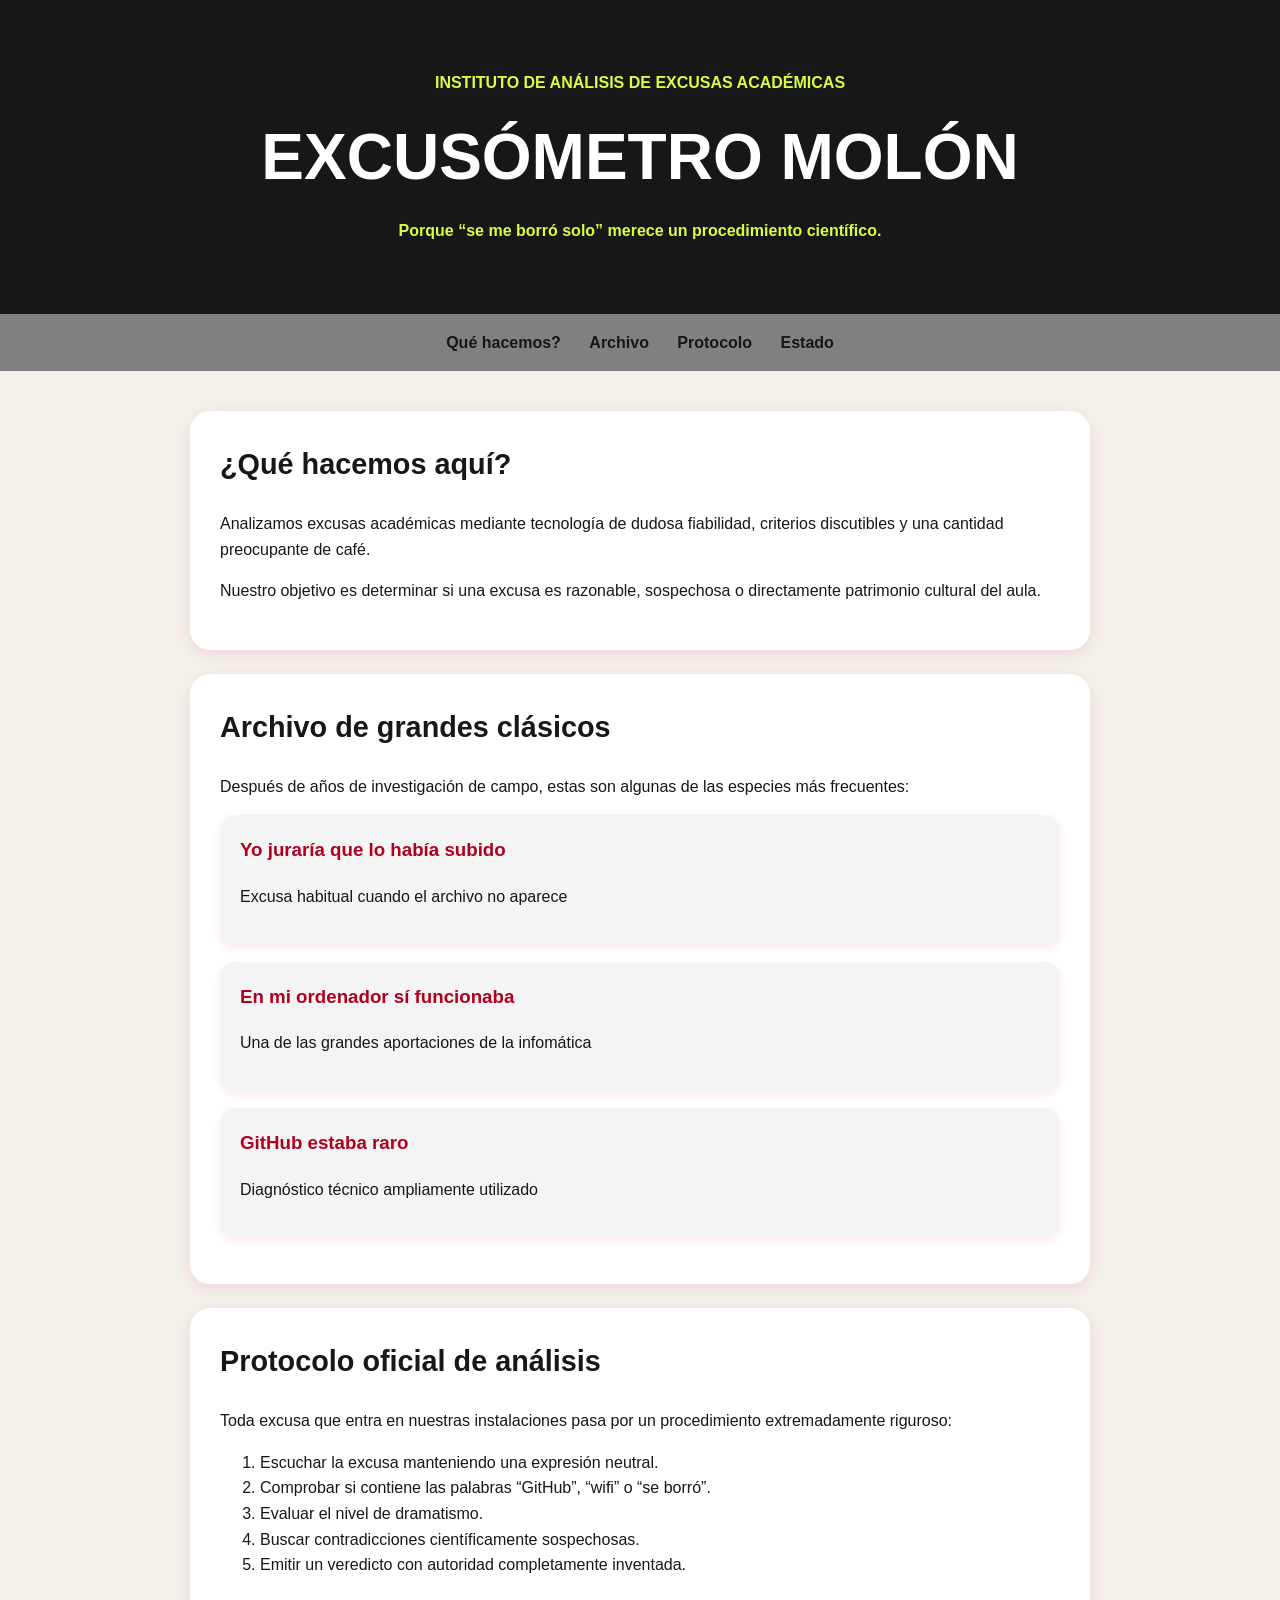
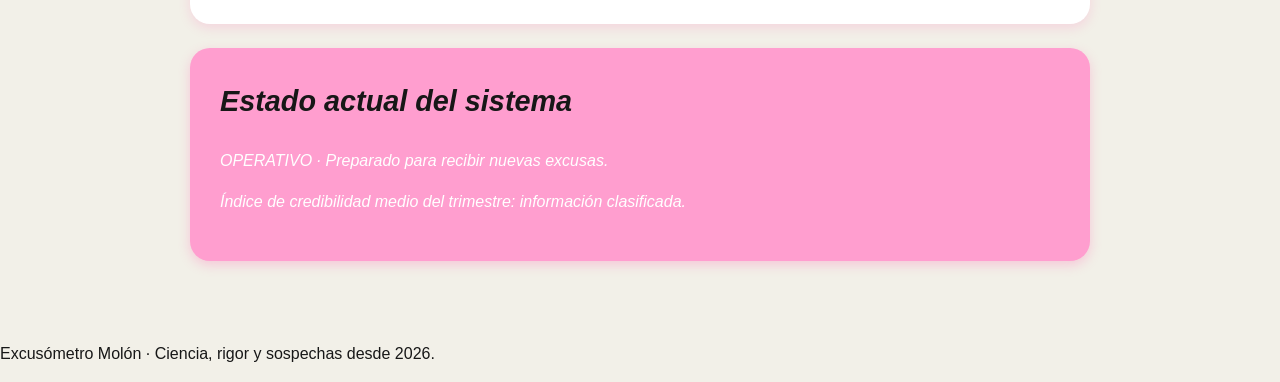
<file: index.html>
<!DOCTYPE html>
<html lang="es">

<head>
    <meta charset="UTF-8">
    <meta name="viewport" content="width=device-width, initial-scale=1.0">
    <meta name="description" content="Sistema experimental para analizar excusas académicas de dudosa credibilidad">
    <meta name="keywords" content="excusas, estudiantes, detector, excusómetro">
    <title>Excusómetro Molón</title>
    <link rel="stylesheet" href="estil.css">
</head>

<body>

    <header>
        <p>INSTITUTO DE ANÁLISIS DE EXCUSAS ACADÉMICAS</p>
        <h1>EXCUSÓMETRO MOLÓN</h1>
        <p>Porque “se me borró solo” merece un procedimiento científico.</p>
    </header>

    <nav>
        <a href="#que-hacemos">Qué hacemos?</a>
        <a href="#archivo">Archivo</a>
        <a href="#protocolo">Protocolo</a>
        <a href="#estado">Estado</a>
    </nav>

    <main>

        <section id="que-hacemos">
            <h2>¿Qué hacemos aquí?</h2>

            <p>
                Analizamos excusas académicas mediante tecnología de dudosa fiabilidad,
                criterios discutibles y una cantidad preocupante de café.
            </p>

            <p>
                Nuestro objetivo es determinar si una excusa es razonable, sospechosa
                o directamente patrimonio cultural del aula.
            </p>
        </section>

        <section id="archivo">
            <h2>Archivo de grandes clásicos</h2>

            <p>
                Después de años de investigación de campo, estas son algunas de las
                especies más frecuentes:
            </p>

            <article class="excusa">
                <h3>Yo juraría que lo había subido</h3>
                <p>Excusa habitual cuando el archivo no aparece </p>
            </article>
            <article class="excusa">
                <h3>En mi ordenador sí funcionaba</h3>
                <p>Una de las grandes aportaciones de la infomática</p>
            </article>
            <article class="excusa">
                <h3>GitHub estaba raro</h3>
                <p>Diagnóstico técnico ampliamente utilizado </p>
            </article>

            <!-- <ul>
                <li>“Yo juraría que lo había subido.”</li>
                <li>“En mi ordenador sí funcionaba.”</li>
                <li>“GitHub estaba raro.”</li>
                <li>“Pensaba que era para la semana que viene.”</li>
                <li>“Lo tenía hecho, pero no encuentro el archivo.”</li>
            </ul> -->
        </section>

        <section id="protocolo">
            <h2>Protocolo oficial de análisis</h2>

            <p>
                Toda excusa que entra en nuestras instalaciones pasa por un
                procedimiento extremadamente riguroso:
            </p>

            <ol>
                <li>Escuchar la excusa manteniendo una expresión neutral.</li>
                <li>Comprobar si contiene las palabras “GitHub”, “wifi” o “se borró”.</li>
                <li>Evaluar el nivel de dramatismo.</li>
                <li>Buscar contradicciones científicamente sospechosas.</li>
                <li>Emitir un veredicto con autoridad completamente inventada.</li>
            </ol>
        </section>

        <section id="estado">
            <h2>Estado actual del sistema</h2>

            <p>
                OPERATIVO · Preparado para recibir nuevas excusas.
            </p>

            <p>
                Índice de credibilidad medio del trimestre: información clasificada.
            </p>
        </section>

    </main>

    <footer>
        <p>Excusómetro Molón · Ciencia, rigor y sospechas desde 2026.</p>
    </footer>

</body>

</html>
</file>
<file: estil.css>
body {
    font-family: Arial, Helvetica, sans-serif;
    margin: 0;
    background-color: #f2f0e8;
    color: #171717;
    font-size: 16px;
    line-height: 1.6;
}

header {
    background-color: #171717;
    color: #f2f0e8;
    text-align: center;
    padding: 60px 30px;
}

header p {
    color: #d7ff3f;
    font-size: 1rem;
    font-weight: 700;
    margin: 10px 0;
}

h1 {
    color: #ffffff;
    font-size: 4rem;
    font-weight: 700;
    margin: 10px 0;
}

nav{
    background-color: grey;
    text-align: center;
    padding: 16px;
}

nav a{
    color: #171717;
    font-weight: 700;
    text-decoration: none;
    margin: 0 12px;
}

nav a:hover{
    color: crimson;
}

main {
    max-width: 900px;
    margin: auto;
    padding: 40px 30px;
}

section {
    background-color: #ffffff;
    margin-bottom: 24px;
    padding: 30px;
    border-radius: 20px;
    box-shadow: 0 4px 12px rgba(255, 105, 180, 0.2);
}

h2 {
    color: #171717;
    font-size: 1.8rem;
    font-weight: 700;
    margin-top: 0;
}

p {
    margin-bottom: 16px;
}

.excusa{
    background-color: #f4f4f4;
    padding: 20px;
    margin-bottom: 16px;
    border-radius: 15px;
    box-shadow: 0 3px 10px rgba(255, 105, 180, 0.15);
}

.excusa h3{
    color: #b00020;
    margin-top: 0;
}

#estado{
    background: #ff9ecf;
    color: white;
    border-radius: 20px;
    box-shadow: 0 4px 12px rgba(255, 105, 180, 0.3);
    font-style: italic;

#estado h2{
    color: ghostwhite;
}

ul {
    line-height: 1.9;
}

ol {
    line-height: 1.9;
}

li {
    margin-bottom: 8px;
}

footer {
    background-color: #d7ff3f;
    color: #171717;
    text-align: center;
    padding: 24px;
}

footer p {
    font-weight: 700;
    margin: 0;
}
</file>
